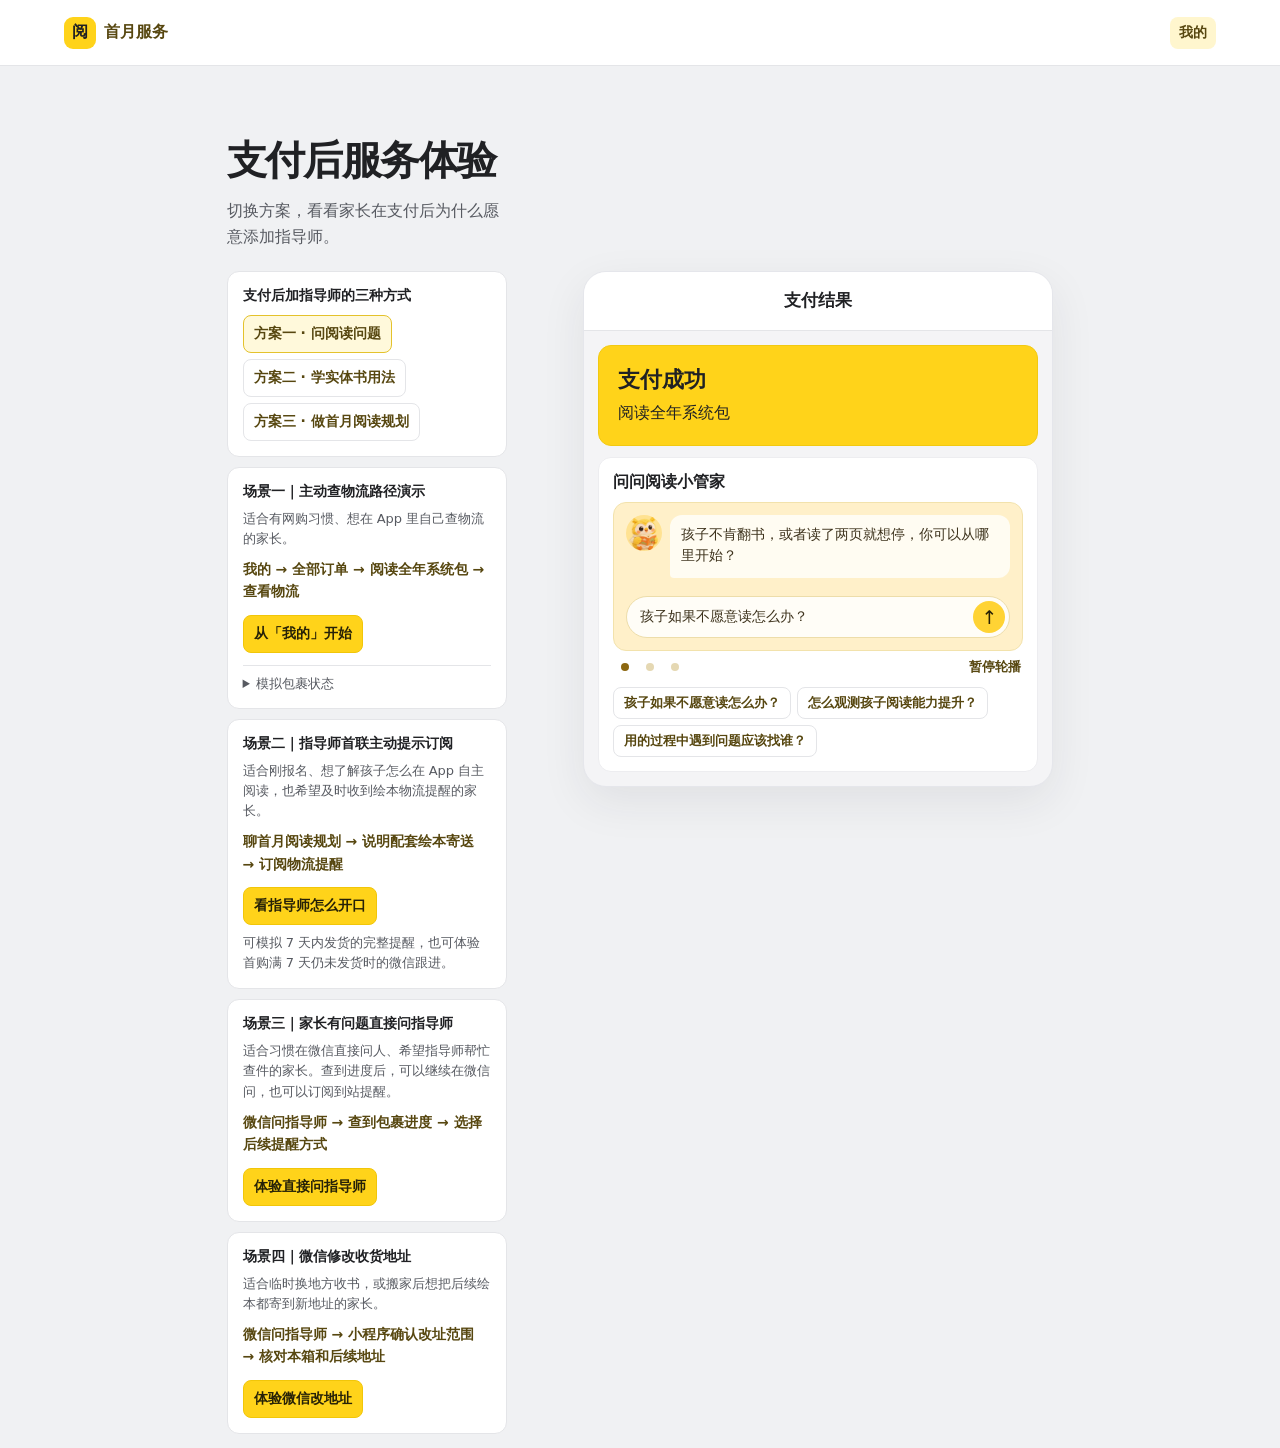
<file: index.html>
<!doctype html>
<html lang="zh-CN">
<head>
  <meta charset="utf-8">
  <meta name="viewport" content="width=device-width, initial-scale=1">
  <meta http-equiv="refresh" content="0; url=simulator/order-app.html">
  <title>首月阅读服务体验优化</title>
</head>
<body>
  <p><a href="simulator/order-app.html">打开服务体验优化原型</a></p>
  <p><a href="workbench/index.html">打开阅读服务工作台</a></p>
</body>
</html>
</file>
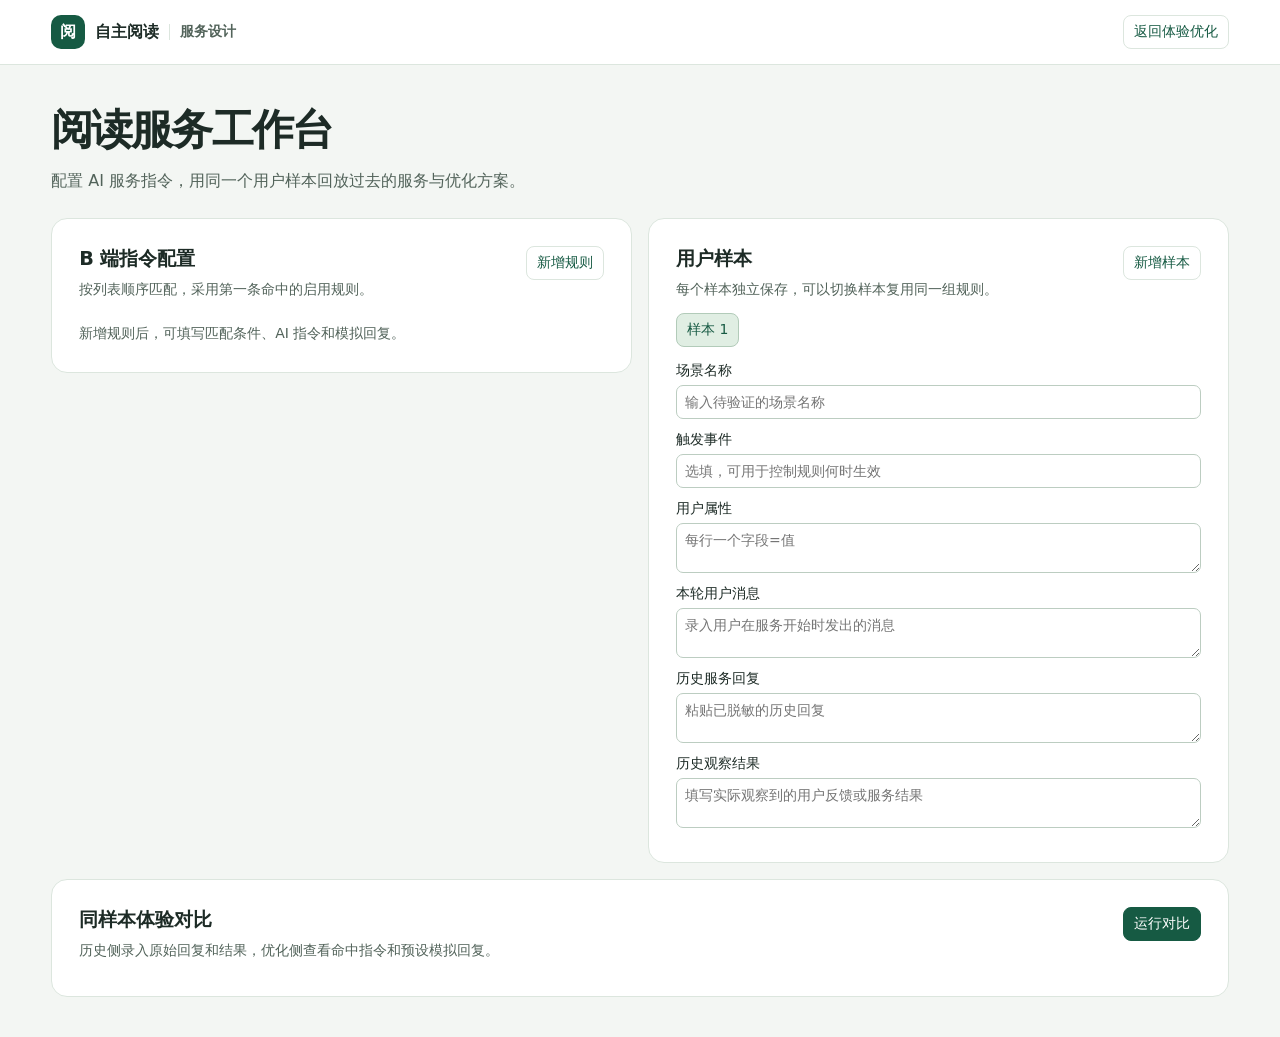
<file: workbench/index.html>
<!doctype html>
<html lang="zh-CN">
<head>
  <meta charset="utf-8">
  <meta name="viewport" content="width=device-width, initial-scale=1">
  <title>M1 阅读服务工作台</title>
  <link rel="stylesheet" href="../simulator/style.css">
  <link rel="stylesheet" href="workbench.css">

  <script defer src="engine.js"></script>
  <script defer src="workbench.js"></script>
</head>
<body>
  <header class="top"><div class="brand"><span class="brand-mark" aria-hidden="true">阅</span>自主阅读<span class="divider"></span><span class="brand-sub">服务设计</span></div><a class="secondary nav-link" href="../simulator/order-app.html">返回体验优化</a></header>
  <main class="workspace">
    <header class="intro"><h1>阅读服务工作台</h1><p>配置 AI 服务指令，用同一个用户样本回放过去的服务与优化方案。</p></header>
    <div class="work-grid">
      <section class="panel work-panel" aria-labelledby="rules-heading">
        <div class="section-head"><div><h2 id="rules-heading">B 端指令配置</h2><p>按列表顺序匹配，采用第一条命中的启用规则。</p></div><button id="add-rule" type="button" class="secondary">新增规则</button></div>
        <div id="rules" class="rules"></div>
      </section>
      <section class="panel work-panel" aria-labelledby="samples-heading">
        <div class="section-head"><div><h2 id="samples-heading">用户样本</h2><p>每个样本独立保存，可以切换样本复用同一组规则。</p></div><button id="add-sample" type="button" class="secondary">新增样本</button></div>
        <div id="samples" class="sample-picker" role="group" aria-label="切换用户样本"></div>
        <div id="fields" class="field-grid"></div>
        <p id="storage" class="hint" role="status"></p>
      </section>
      <section class="panel work-panel comparison" aria-labelledby="comparison-heading">
        <div class="section-head"><div><h2 id="comparison-heading">同样本体验对比</h2><p>历史侧录入原始回复和结果，优化侧查看命中指令和预设模拟回复。</p></div><button id="run" type="button" class="primary">运行对比</button></div>
        <p id="status" class="hint" role="status"></p>
        <div id="results" hidden>
          <p id="question" class="question"></p>
          <div class="comparison-grid">
            <article><h3>过去的体验</h3><p class="reply" id="past-reply"></p><p class="evidence" id="past-result"></p></article>
            <article><h3>优化后的体验</h3><p class="reply" id="new-reply"></p><p class="evidence" id="new-result"></p></article>
          </div>
          <details id="request"><summary>查看命中规则与待接入的 AI 请求</summary><p id="match"></p><pre id="payload"></pre></details>
        </div>
      </section>
    </div>
  </main>
</body>
</html>
</file>
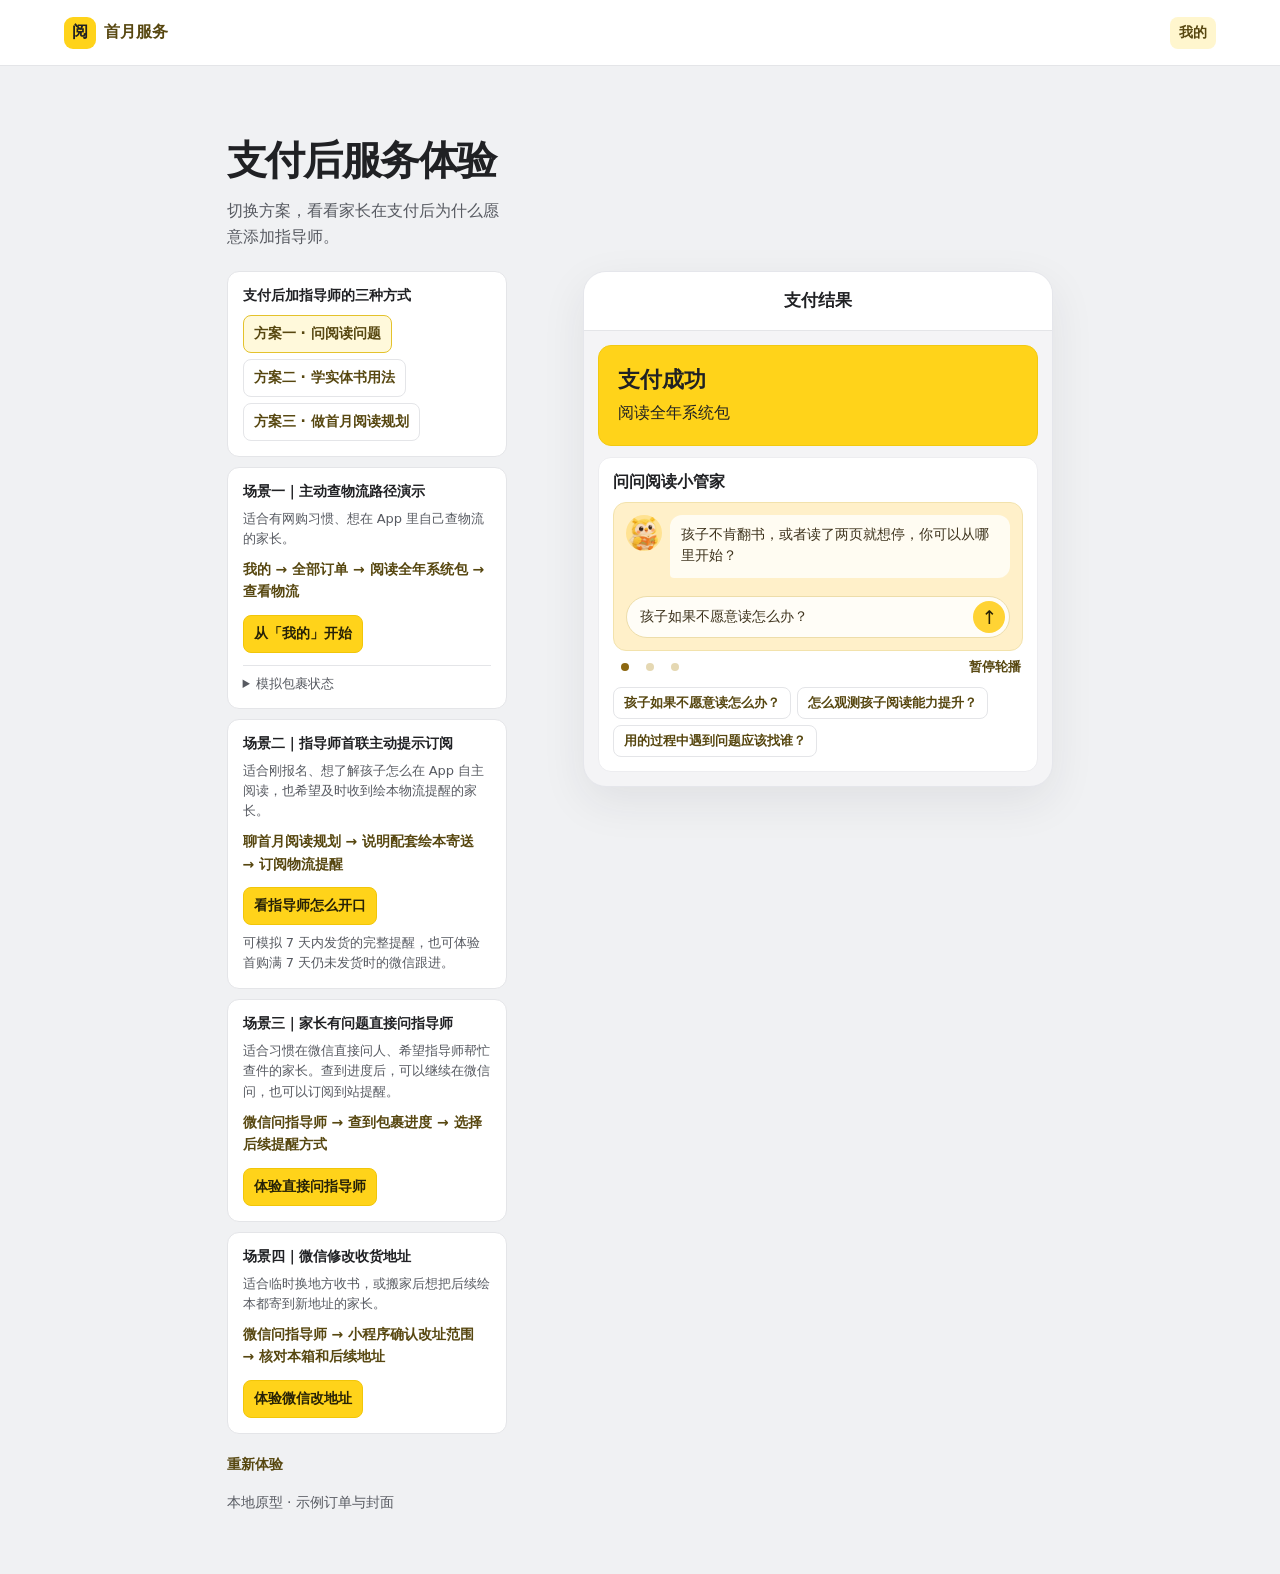
<file: simulator/order-app.html>
<!doctype html>
<html lang="zh-CN">
<head>
  <meta charset="utf-8">
  <meta name="viewport" content="width=device-width,initial-scale=1">
  <title>阅读 App · 支付后服务体验</title>
  <link rel="stylesheet" href="order-app.css">
  <script defer src="shipment-engine.js"></script>
  <script defer src="order-app.js"></script>
</head>
<body>
  <header class="desk-header">
    <a class="wordmark" href="order-app.html"><span aria-hidden="true">阅</span> 首月服务</a>
    <nav aria-label="原型导航">
      <button id="profile-entry" class="plain" type="button">我的</button>

    </nav>
  </header>
  <main class="desk">
    <header class="desk-intro">
      <h1>支付后服务体验</h1>
      <p>切换方案，看看家长在支付后为什么愿意添加指导师。</p>
    </header>
    <aside class="desk-sidebar">
      <div class="control-card variant-control">
        <h2>支付后加指导师的三种方式</h2>
        <div id="teacher-variants" role="group" aria-label="切换添加指导师的方式"></div>
      </div>
      <div class="control-card">
        <h2>场景一｜主动查物流路径演示</h2>
        <p class="logistics-demo-note">适合有网购习惯、想在 App 里自己查物流的家长。</p>
        <p class="logistics-demo-path">我的 → 全部订单 → 阅读全年系统包 → 查看物流</p>
        <button id="start-logistics-demo" class="primary" type="button">从「我的」开始</button>
        <details class="logistics-demo-controls">
          <summary>模拟包裹状态</summary>
          <div id="test-states" role="group" aria-label="模拟包裹状态"></div>
          <p id="logistics-demo-result" class="logistics-demo-note" role="status"></p>
          <div id="wechat-notices" class="wechat-notices" role="log" aria-label="指导师微信模拟消息" hidden></div>
        </details>
      </div>
      <div class="control-card logistics-scenario">
        <h2>场景二｜指导师首联主动提示订阅</h2>
        <p class="logistics-demo-note">适合刚报名、想了解孩子怎么在 App 自主阅读，也希望及时收到绘本物流提醒的家长。</p>
        <p class="logistics-demo-path">聊首月阅读规划 → 说明配套绘本寄送 → 订阅物流提醒</p>
        <a class="primary logistics-demo-link" id="start-first-contact" href="shipment.html" aria-controls="scenario-preview">看指导师怎么开口</a>
        <p class="logistics-demo-note">可模拟 7 天内发货的完整提醒，也可体验首购满 7 天仍未发货时的微信跟进。</p>
      </div>
      <div class="control-card logistics-scenario">
        <h2>场景三｜家长有问题直接问指导师</h2>
        <p class="logistics-demo-note">适合习惯在微信直接问人、希望指导师帮忙查件的家长。查到进度后，可以继续在微信问，也可以订阅到站提醒。</p>
        <p class="logistics-demo-path">微信问指导师 → 查到包裹进度 → 选择后续提醒方式</p>
        <a class="primary logistics-demo-link" id="start-ask-teacher" href="shipment-help.html" aria-controls="scenario-preview">体验直接问指导师</a>
      </div>
      <div class="control-card logistics-scenario">
        <h2>场景四｜微信修改收货地址</h2>
        <p class="logistics-demo-note">适合临时换地方收书，或搬家后想把后续绘本都寄到新地址的家长。</p>
        <p class="logistics-demo-path">微信问指导师 → 小程序确认改址范围 → 核对本箱和后续地址</p>
        <a class="primary logistics-demo-link" id="start-change-address" href="shipment-address.html" aria-controls="scenario-preview">体验微信改地址</a>
      </div>
      <button id="restart" class="plain" type="button">重新体验</button>
      <p class="desk-note">本地原型 · 示例订单与封面</p>
    </aside>
    <section class="phone" id="phone" aria-label="阅读 App 演示">
      <header class="phone-header">
        <button id="back" class="icon-button" type="button" aria-label="返回上一页" hidden>‹</button>
        <h2 id="screen-title" tabindex="-1"></h2>
      </header>
      <div id="screen"></div>
      <div id="scenario-preview" hidden></div>
      <div id="chat-shortcuts" class="chat-shortcuts" role="group" aria-label="物流服务" hidden></div>
      <div id="announcement" class="sr-only" role="status"></div>
    </section>
  </main>
  <dialog id="dialog" aria-labelledby="dialog-title">
    <header><h2 id="dialog-title"></h2><button id="close-dialog" class="icon-button" type="button" aria-label="关闭">×</button></header>
    <div id="dialog-body"></div>
  </dialog>
</body>
</html>
</file>
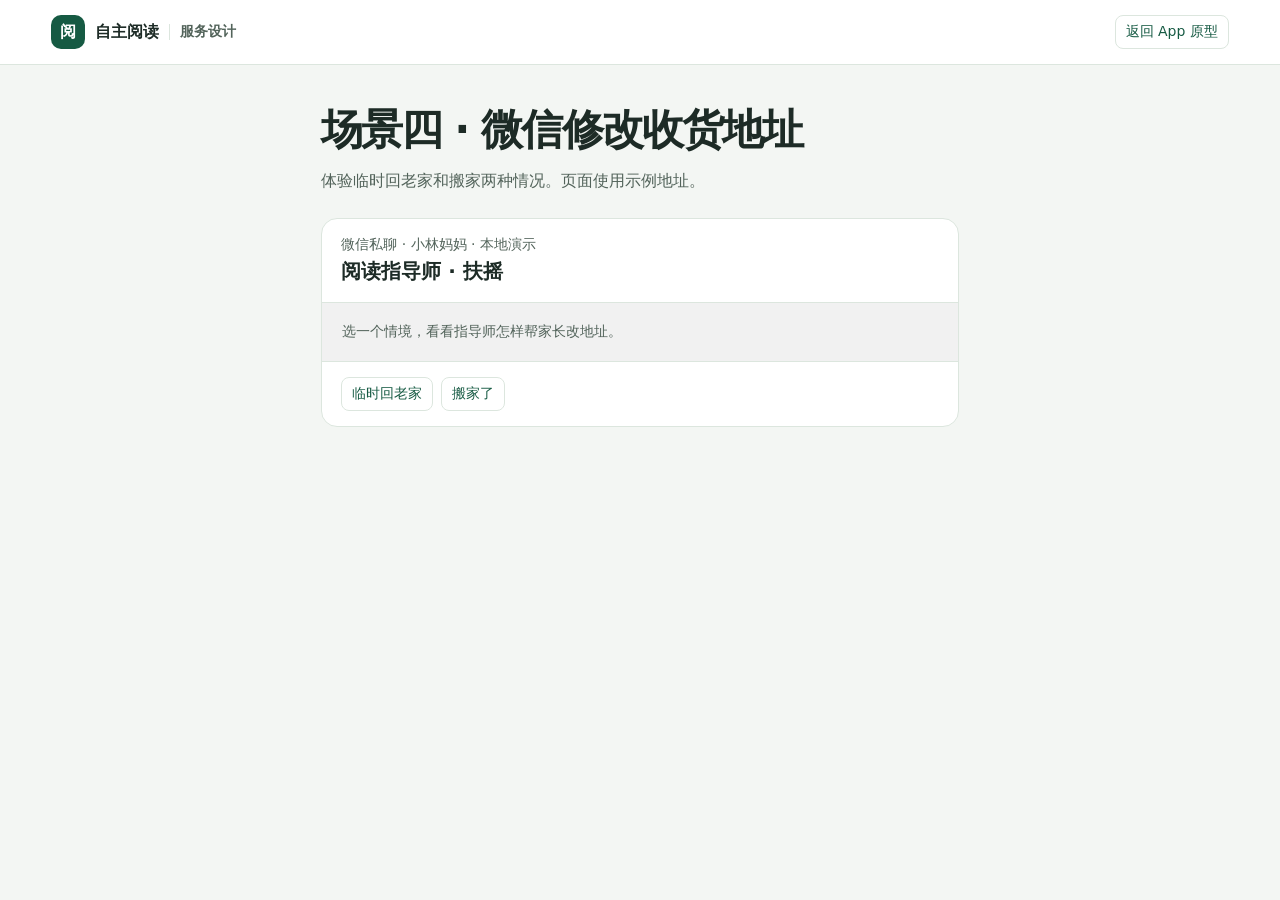
<file: simulator/shipment-address.html>
<!doctype html>
<html lang="zh-CN">
<head>
  <meta charset="utf-8">
  <meta name="viewport" content="width=device-width, initial-scale=1">
  <title>场景四 · 微信修改收货地址</title>
  <link rel="stylesheet" href="style.css">
  <script defer src="shipment-engine.js"></script>
  <script defer src="shipment-view.js"></script>
  <script defer src="shipment-address.js"></script>
</head>
<body>
  <header class="top">
    <div class="brand"><span class="brand-mark" aria-hidden="true">阅</span>自主阅读<span class="divider"></span><span class="brand-sub">服务设计</span></div>
    <a class="secondary nav-link" href="order-app.html">返回 App 原型</a>
  </header>
  <main class="workspace shipment-workspace">
    <header class="intro">
      <h1>场景四 · 微信修改收货地址</h1>
      <p>体验临时回老家和搬家两种情况。页面使用示例地址。</p>
    </header>
    <section class="panel conversation shipment-wechat" aria-labelledby="address-heading">
      <header class="conversation-head"><div><p class="eyebrow">微信私聊 · 小林妈妈 · 本地演示</p><h2 id="address-heading">阅读指导师 · 扶摇</h2></div></header>
      <div class="chat" id="wechat-chat" role="log" aria-label="微信改址对话"></div>
      <footer class="actions shipment-help-actions">
        <button class="secondary" type="button" id="temporary">临时回老家</button>
        <button class="secondary" type="button" id="ongoing">搬家了</button>
        <button class="primary" type="button" id="verify-shipment" hidden></button>
      </footer>
    </section>
    <dialog id="address-card" class="shipment-dialog" aria-labelledby="address-card-title">
      <header><h2 id="address-card-title">修改收货地址</h2><form method="dialog"><button class="secondary">关闭</button></form></header>
      <form id="address-form">
        <p id="address-order" class="eyebrow"></p>
        <fieldset>
          <legend>修改范围</legend>
          <label><input type="radio" name="scope" id="scope-temporary" value="temporary" required> 只改这一箱</label>
          <label><input type="radio" name="scope" id="scope-ongoing" value="ongoing"> 后续都寄新地址</label>
        </fieldset>
        <p id="address-status" class="eyebrow"></p>
        <p id="new-address" class="eyebrow"></p>
        <dl id="address-preview" class="outcome address-receipt" aria-label="保存后的收货地址" aria-live="polite"></dl>
        <button class="primary address-submit" type="submit">确认改地址</button>
      </form>
    </dialog>
  </main>
</body>
</html>
</file>
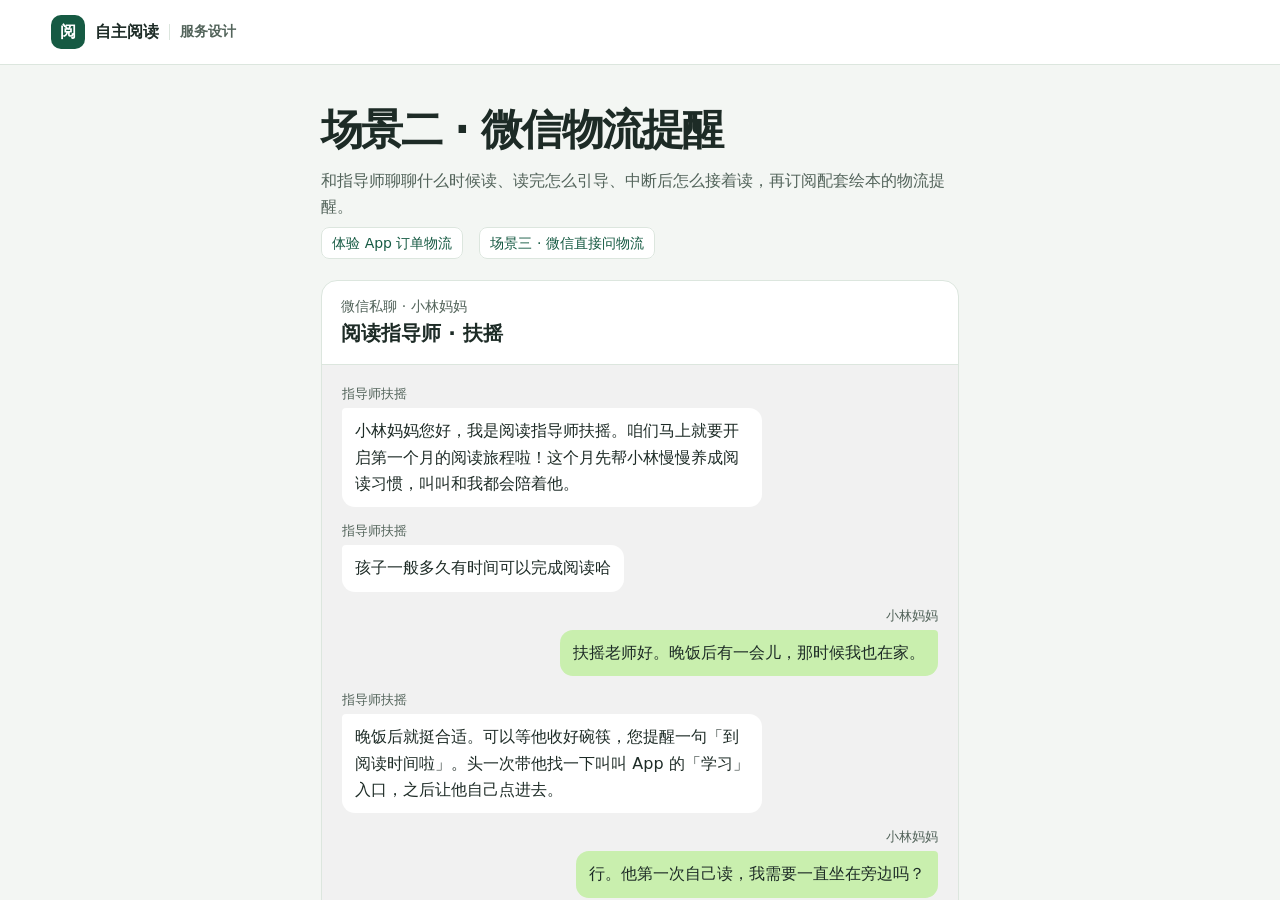
<file: simulator/shipment-delay.html>
<!doctype html>
<html lang="zh-CN">
<head>
  <meta charset="utf-8">
  <meta name="viewport" content="width=device-width, initial-scale=1">
  <meta http-equiv="refresh" content="0; url=shipment.html">
  <title>场景二 · 微信物流提醒</title>
</head>
<body>
  <p>未发货提醒已并入<a href="shipment.html">场景二的微信物流演示</a>。</p>
</body>
</html>
</file>
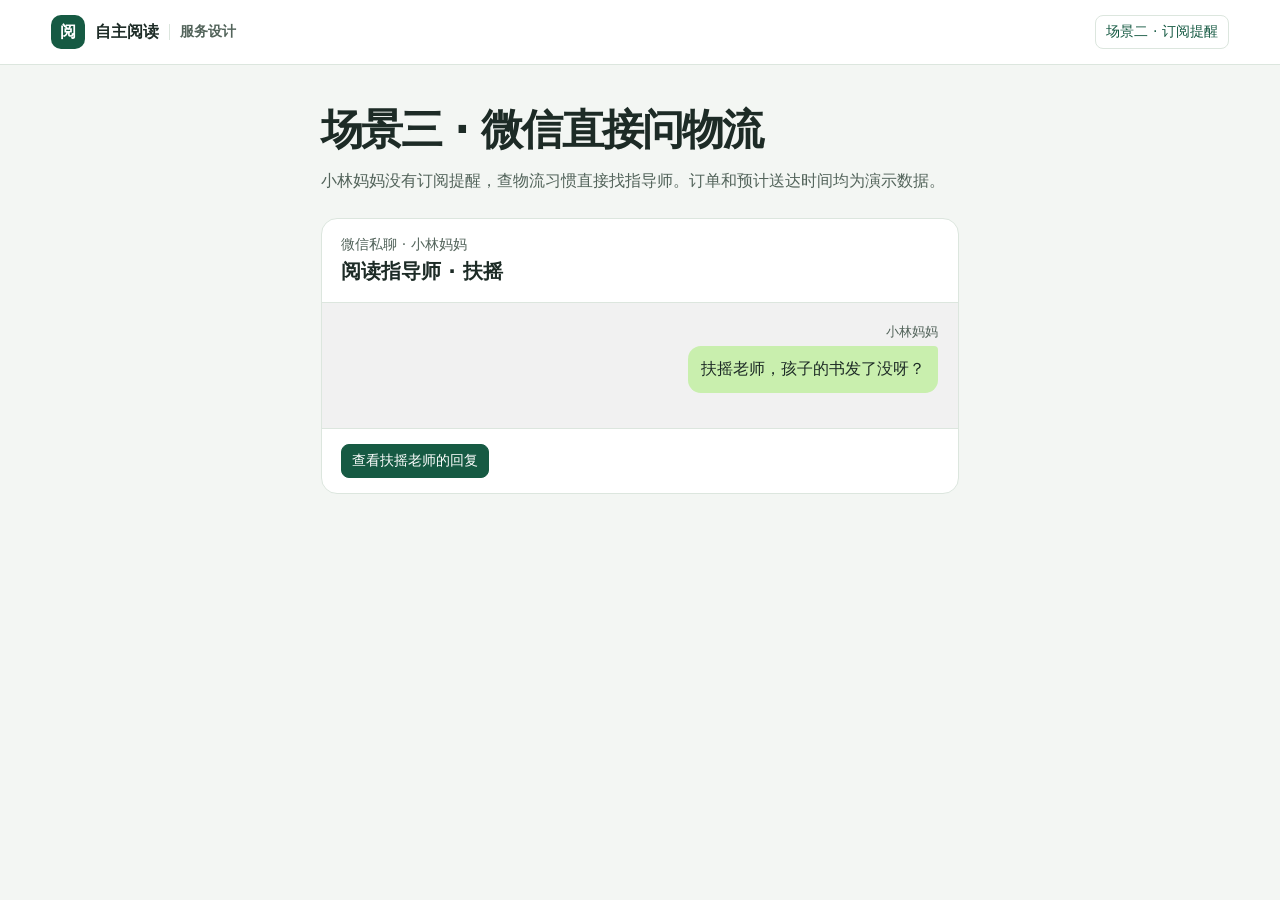
<file: simulator/shipment-help.html>
<!doctype html>
<html lang="zh-CN">
<head>
  <meta charset="utf-8">
  <meta name="viewport" content="width=device-width, initial-scale=1">
  <title>场景三 · 微信直接问物流</title>
  <link rel="stylesheet" href="style.css">
  <script defer src="shipment-engine.js"></script>
  <script defer src="shipment-view.js"></script>
  <script defer src="shipment-help.js"></script>
</head>
<body>
  <header class="top">
    <div class="brand"><span class="brand-mark" aria-hidden="true">阅</span>自主阅读<span class="divider"></span><span class="brand-sub">服务设计</span></div>
    <a class="secondary nav-link" href="shipment.html">场景二 · 订阅提醒</a>
  </header>
  <main class="workspace shipment-workspace">
    <header class="intro">
      <h1>场景三 · 微信直接问物流</h1>
      <p>小林妈妈没有订阅提醒，查物流习惯直接找指导师。订单和预计送达时间均为演示数据。</p>
    </header>
    <section class="panel conversation shipment-wechat" aria-labelledby="help-heading">
      <header class="conversation-head"><div><p class="eyebrow">微信私聊 · 小林妈妈</p><h2 id="help-heading">阅读指导师 · 扶摇</h2></div></header>
      <div class="chat" id="wechat-chat" role="log" aria-label="微信查件对话">
        <div class="message parent"><span class="speaker">小林妈妈</span><p class="bubble" id="first-question">扶摇老师，孩子的书发了没呀？</p></div>
        <div id="first-responses" hidden>
          <div class="message"><span class="speaker">指导师扶摇</span><p class="bubble" id="first-reply"></p></div>
          <div class="message"><span class="speaker">指导师扶摇</span><p class="bubble">您平时要是顾不上查，点一下订阅，书到驿站微信会提醒您。您想起来直接问我也行，发我一句，我帮您查。</p></div>
        </div>
        <div class="message parent" id="declined" hidden><span class="speaker">小林妈妈</span><p class="bubble">那我先不订了哈，有事儿我再来问您。</p></div>
        <p class="app-update shipment-subscription-confirmation" id="confirmed" hidden>已订阅物流提醒</p>
        <div id="second-exchange" hidden>
          <div class="message parent"><span class="speaker">小林妈妈</span><p class="bubble">扶摇老师，书今天到了吗？我一会儿下班，能顺路取吗？</p></div>
          <div class="message"><span class="speaker">指导师扶摇</span><p class="bubble" id="second-reply"></p></div>
        </div>
        <div id="notifications" role="log" aria-label="小程序物流通知"></div>
      </div>
      <footer class="actions shipment-help-actions">
        <button class="primary" id="show-reply" type="button">查看扶摇老师的回复</button>
        <button class="secondary" id="subscribe-logistics" type="button" hidden>订阅物流提醒</button>
        <button class="secondary" id="decline-subscription" type="button" hidden>暂不订阅</button>
        <button class="secondary" id="arrive" type="button" hidden></button>
        <button class="secondary" id="replay" type="button" hidden>重新体验</button>
      </footer>
    </section>
    <dialog id="logistics-card" class="shipment-dialog" aria-labelledby="card-title">
      <header><h2 id="card-title"></h2><form method="dialog"><button class="secondary">关闭</button></form></header>
      <div id="card-content"></div>
    </dialog>
  </main>
</body>
</html>
</file>
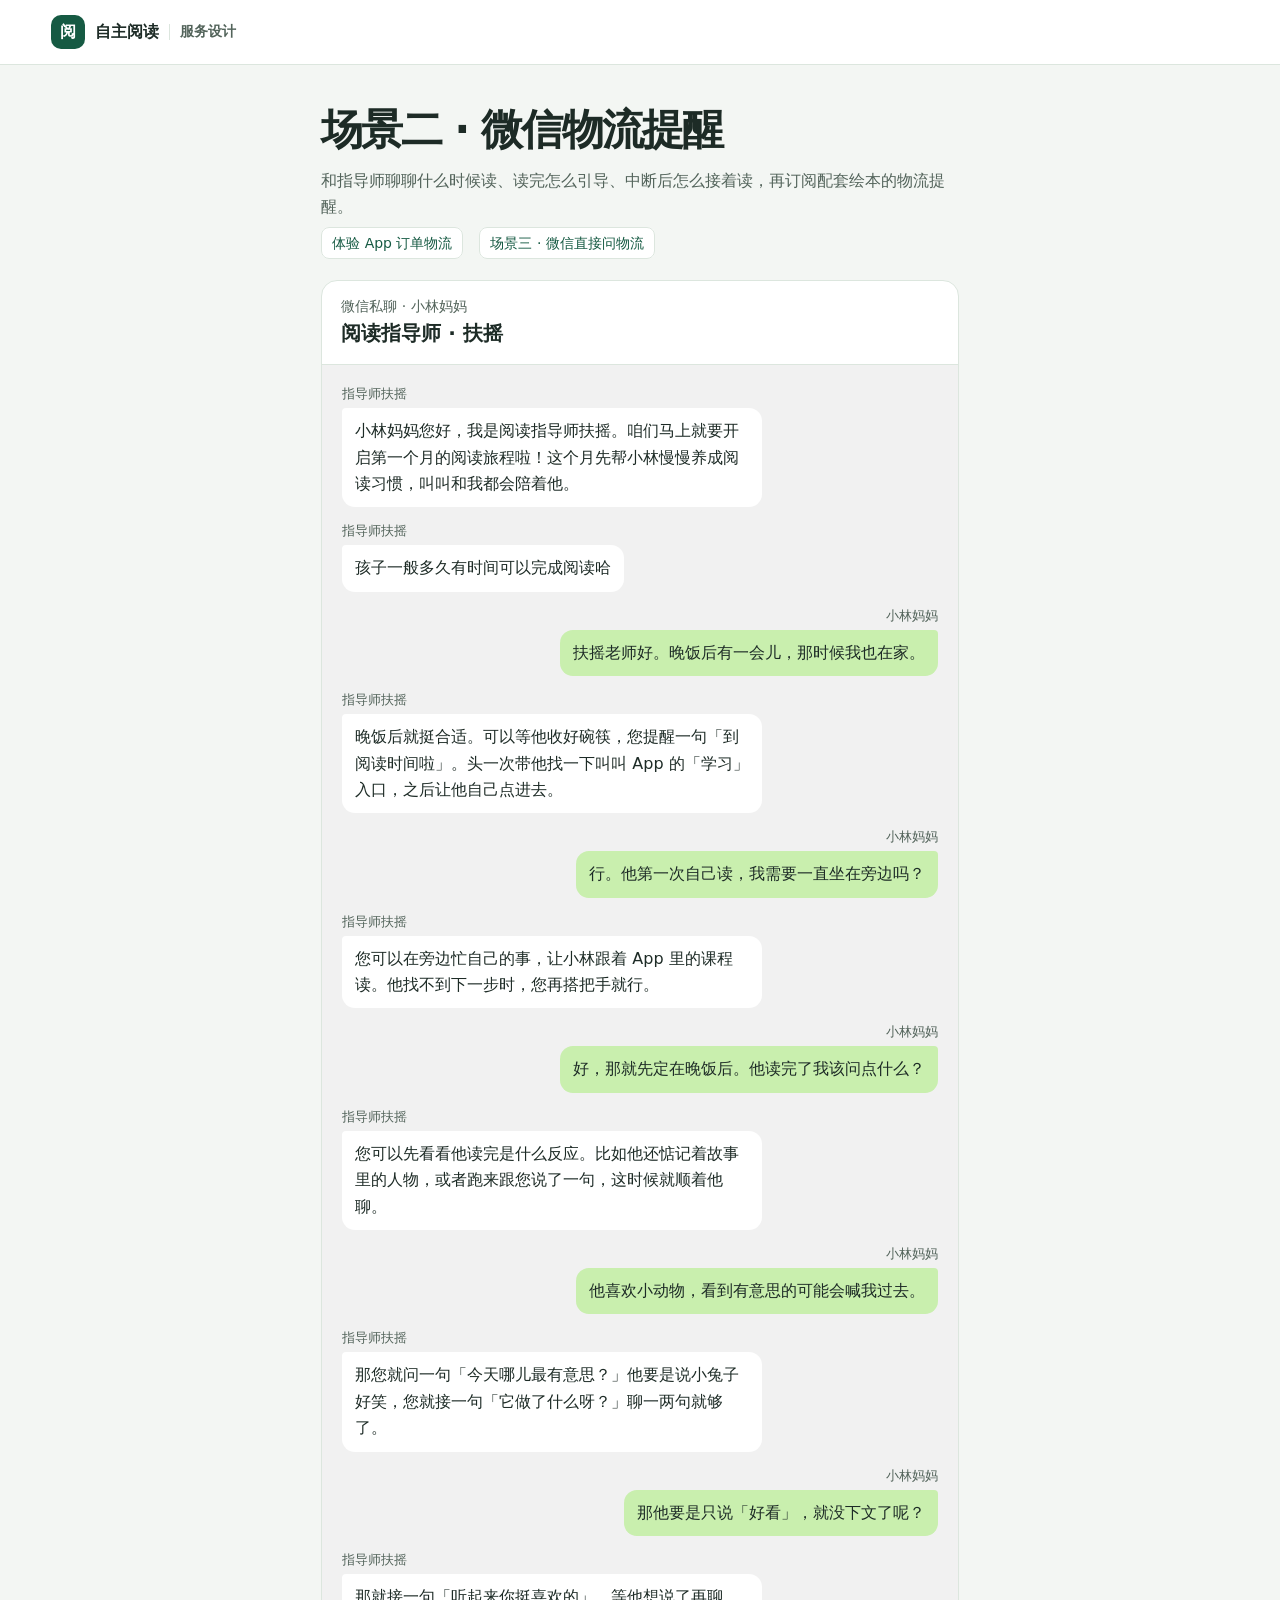
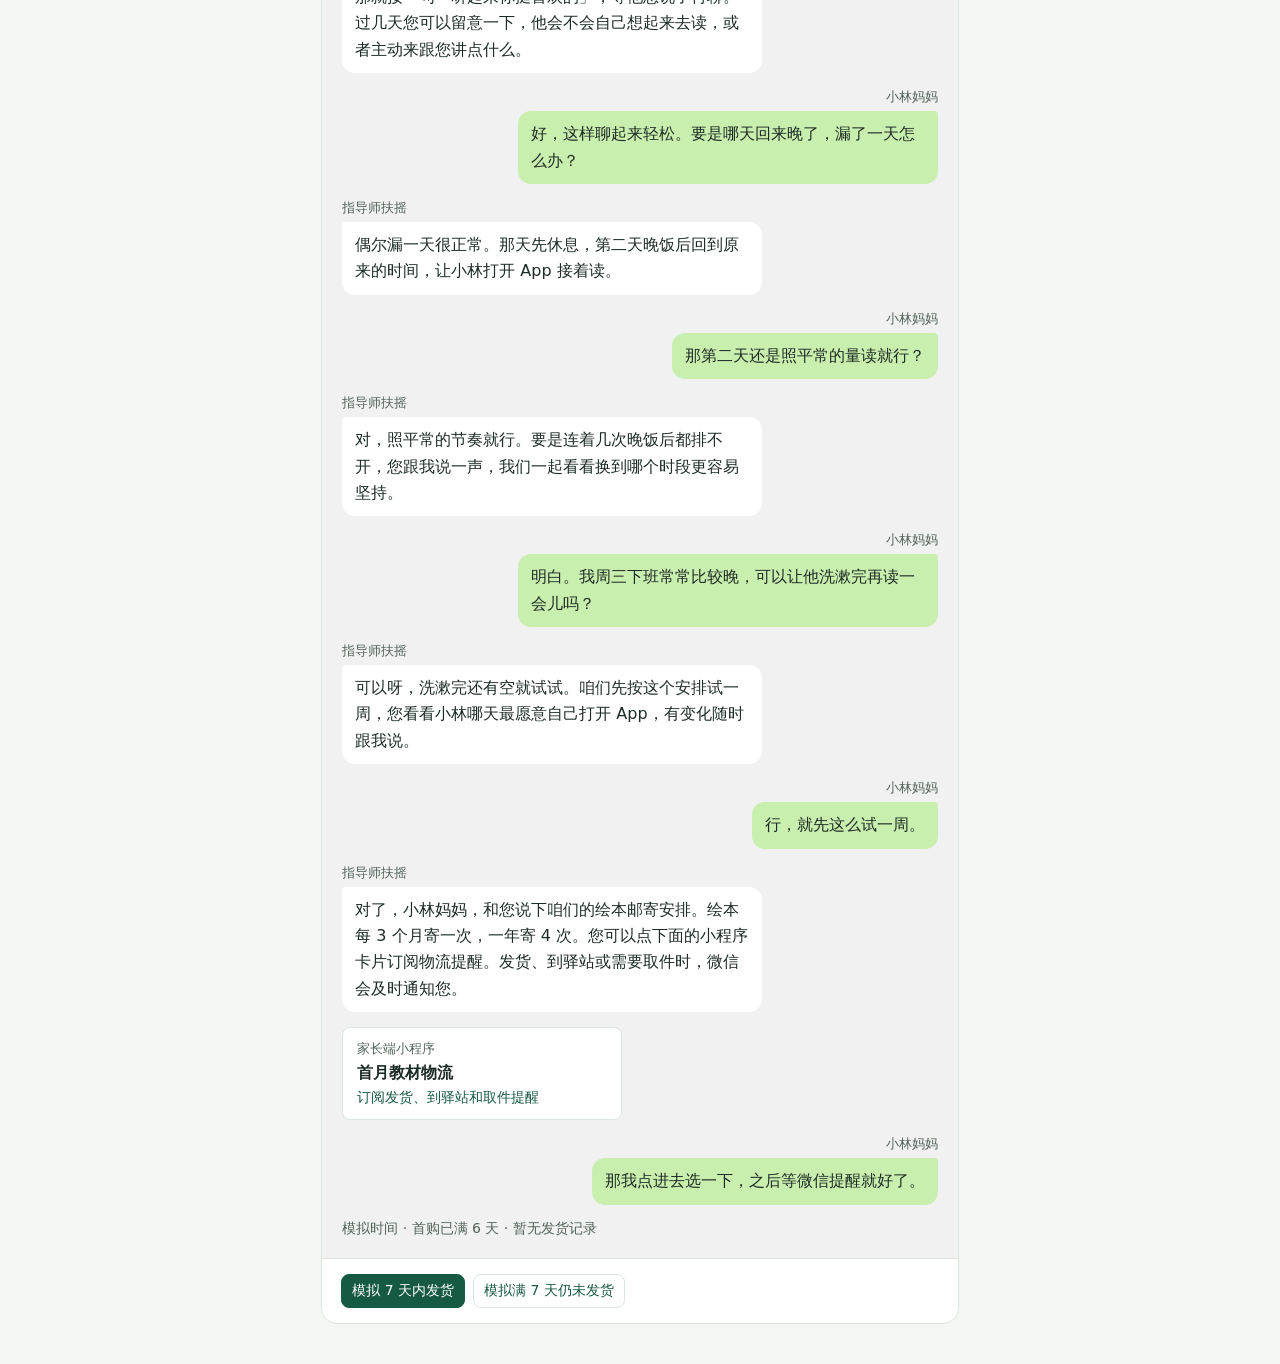
<file: simulator/shipment.html>
<!doctype html>
<html lang="zh-CN">
<head>
  <meta charset="utf-8">
  <meta name="viewport" content="width=device-width, initial-scale=1">
  <title>首月主动物流提醒</title>
  <link rel="stylesheet" href="style.css">
  <script defer src="shipment-engine.js"></script>
  <script defer src="shipment-view.js"></script>
  <script defer src="shipment.js"></script>
</head>
<body>
  <header class="top">
    <div class="brand"><span class="brand-mark" aria-hidden="true">阅</span>自主阅读<span class="divider"></span><span class="brand-sub">服务设计</span></div>

  </header>
  <main class="workspace shipment-workspace">
    <header class="intro">
      <h1>场景二 · 微信物流提醒</h1>
      <p>和指导师聊聊什么时候读、读完怎么引导、中断后怎么接着读，再订阅配套绘本的物流提醒。</p>
      <p><a class="secondary nav-link" href="order-app.html">体验 App 订单物流</a>　<a class="secondary nav-link" href="shipment-help.html">场景三 · 微信直接问物流</a></p>
    </header>
    <section class="panel conversation shipment-wechat" aria-labelledby="notification-heading">
      <header class="conversation-head"><div><p class="eyebrow">微信私聊 · 小林妈妈</p><h2 id="notification-heading">阅读指导师 · 扶摇</h2></div></header>
      <div class="chat" id="wechat-chat">
        <div id="invitation" role="log" aria-label="指导师首联对话"></div>
        <p id="delay-status" class="eyebrow" role="status"></p>
        <div id="delay-notifications" role="log" aria-label="指导师发货进度说明"></div>
        <div id="notifications" role="log" aria-label="小程序物流通知"></div>
        <div id="after-sales" role="log" aria-label="教材售后微信对话"></div>
      </div>
      <footer class="actions shipment-help-actions">
        <button id="advance" class="primary" type="button"></button>
        <button id="simulate-delay" class="secondary" type="button" hidden>模拟满 7 天仍未发货</button>
        <button id="replacement-update" class="secondary" type="button" hidden>模拟补寄发货</button>
        <button id="replay" class="secondary" type="button" hidden>重新体验</button>
      </footer>
    </section>
    <dialog id="logistics-card" class="shipment-dialog" aria-labelledby="card-title">
      <header><h2 id="card-title"></h2><form method="dialog"><button class="secondary">关闭</button></form></header>
      <div id="card-content"></div>
      <form id="subscription" hidden>
        <fieldset><legend>选择希望接收的提醒</legend>
          <label><input type="checkbox" name="topic" value="shipped" checked> 已发货</label>
          <label><input type="checkbox" name="topic" value="arrived" checked> 已到驿站</label>
          <label><input type="checkbox" name="topic" value="reminder" checked> 提醒取件</label>
        </fieldset>
        <p id="subscription-error" role="alert" hidden>请至少选择一项提醒。</p>
        <button class="primary" type="submit">允许订阅</button>
      </form>
    </dialog>
  </main>
</body>
</html>
</file>
<file: simulator/style.css>
:root {
  color-scheme: light;
  font-family: "PingFang SC", "Microsoft YaHei", system-ui, sans-serif;
  color: #1d2b26;
  background: #f3f6f3;
  --muted: #52635a;
  --line: #dce6de;
  --green: #165a43;
}
* { box-sizing: border-box; }
body { margin: 0; }
button { font: inherit; cursor: pointer; }
button:focus-visible { outline: 2px solid var(--green); outline-offset: 3px; }
.top {
  display: flex; justify-content: space-between; align-items: center; gap: 16px;
  padding: 15px clamp(16px, 4vw, 62px); background: #fff; border-bottom: 1px solid var(--line);
}
.brand { display: flex; align-items: center; gap: 10px; font-weight: 700; }
.brand-mark, .scenario-icon { display: grid; place-items: center; flex: 0 0 auto; }
.brand-mark { width: 34px; height: 34px; border-radius: 10px; background: var(--green); color: white; }
.divider { width: 1px; height: 16px; background: var(--line); }
.brand-sub, .mode { color: var(--muted); font-size: .875rem; }
.mode { padding: 5px 9px; border: 1px solid var(--line); border-radius: 7px; white-space: nowrap; }
.workspace { margin: 0 auto; max-width: 1440px; padding: 0 clamp(16px, 4vw, 62px) 40px; }
.intro { margin: 36px 0 24px; }
h1, h2, h3, p { margin: 0; }
h1 { font-size: clamp(1.75rem, 3.7vw, 2.65rem); letter-spacing: -.045em; }
.intro p { margin-top: 9px; color: var(--muted); line-height: 1.65; }
.layout { display: grid; grid-template-columns: minmax(188px, .85fr) minmax(0, 2.2fr) minmax(224px, 1fr); gap: 16px; align-items: start; }
.panel { border: 1px solid var(--line); border-radius: 16px; background: white; }
.scenarios, .details { padding: 18px; }
h2 { font-size: 1.07rem; }
.scenarios > p { margin: 7px 0 15px; font-size: .8125rem; color: var(--muted); }
.scenario {
  display: flex; align-items: center; gap: 10px; width: 100%; text-align: left; padding: 9px 7px;
  margin-top: 4px; background: transparent; border: 1px solid transparent; border-radius: 10px; color: inherit;
}
.scenario:hover, .scenario.is-selected { background: #edf5ef; border-color: #d6e6da; }
.scenario-icon { width: 31px; height: 31px; border-radius: 8px; background: #e4eee7; color: var(--green); }
.scenario.is-selected .scenario-icon { background: var(--green); color: white; }
.scenario-copy { display: grid; gap: 3px; }
.scenario strong { font-size: .9rem; }
.scenario small { color: var(--muted); font-size: .8125rem; }
.conversation { min-width: 0; overflow: hidden; }
.conversation-head { display: flex; align-items: center; justify-content: space-between; gap: 12px; padding: 17px 19px; }
.conversation-head h2 { margin-top: 4px; font-size: 1.25rem; }
.eyebrow, .control-label { font-size: .875rem; color: var(--muted); }
.chat { padding: 20px; background: #f0f4f0; border-block: 1px solid var(--line); }
.message { display: grid; gap: 5px; justify-items: start; margin-bottom: 15px; }
.message.parent { justify-items: end; }
.speaker { color: var(--muted); font-size: .8125rem; }
.bubble { max-width: min(90%, 420px); padding: 10px 13px; border-radius: 4px 13px 13px; background: white; line-height: 1.65; overflow-wrap: anywhere; }
.parent .bubble { background: #d6ebdb; border-radius: 13px 4px 13px 13px; }
.app-update { padding: 7px 10px; background: #e0ebe3; border-radius: 7px; font-size: .875rem; text-align: center; color: var(--green); }
.actions { display: flex; flex-wrap: wrap; gap: 8px; padding: 15px 19px; align-items: center; }
.control-label { flex-basis: 100%; }
.control-label:not(:first-child) { margin-top: 5px; }
.primary, .secondary { border: 1px solid var(--line); border-radius: 8px; padding: 7px 10px; font-size: .875rem; }
.primary { background: var(--green); color: white; border-color: var(--green); }
.primary:hover { background: #104733; }
.secondary { background: white; color: var(--green); }
.secondary:hover { background: #edf5ef; }
.inspector { display: grid; gap: 16px; }
.details h3 { font-size: .875rem; margin: 17px 0 7px; }
.promise { margin-top: 9px; font-size: .9rem; line-height: 1.6; }
dl { display: grid; grid-template-columns: auto 1fr; gap: 7px 10px; margin: 0; font-size: .875rem; }
dt { color: var(--muted); }
dd { margin: 0; }
.outcome { color: var(--green); background: #eaf4ed; border-radius: 8px; padding: 8px 10px; font-size: .875rem; }
.events { margin: 10px 0 0; padding-left: 19px; font-size: .875rem; line-height: 1.6; }
.events li + li { margin-top: 5px; }
@media (max-width: 920px) {
  .layout { grid-template-columns: minmax(160px, 1fr) minmax(0, 2.5fr); }
  .inspector { grid-column: 1 / -1; grid-template-columns: 1fr 1fr; }
}
@media (max-width: 590px) {
  .intro { margin-top: 24px; }
  .layout, .inspector { grid-template-columns: minmax(0, 1fr); }
  .chat { padding: 14px; }
  .brand-sub, .divider { display: none; }
}
.nav-link { text-decoration: none; white-space: nowrap; }
.primary:disabled { opacity: .6; cursor: default; }
.bubble, .voices blockquote { white-space: pre-wrap; }
.voices { list-style: none; margin: 10px 0 0; padding: 0; }
.voices li { padding: 8px 0; border-top: 1px solid var(--line); }
.voices blockquote { margin: 0; line-height: 1.6; overflow-wrap: anywhere; }
.voices small { color: var(--muted); }
.logistics-layout { display: grid; grid-template-columns: minmax(190px, 28%) minmax(0, 1fr); gap: 16px; align-items: start; }
.logistics-layout #scope-note { margin-top: 7px; line-height: 1.55; }
.logistics-layout [aria-pressed="true"].secondary { background: #e0eee3; border-color: #b2cbb9; }
.logistics-layout #cases[hidden] { display: none; }
.logistics-layout nav { margin-top: 10px; }
.logistics-layout .scenario { font-size: .9rem; }
.logistics-layout #cases button { white-space: normal; text-align: left; overflow-wrap: anywhere; }
@media (max-width: 630px) { .logistics-layout { grid-template-columns: minmax(0, 1fr); } }
#case-picker[hidden] { display: none; }
#case-picker [aria-pressed="true"] { background: #e0eee3; border-color: #b2cbb9; }

.scenario-chevron { width: 8px; height: 8px; margin: -4px 4px 0 auto; flex: 0 0 auto; border-right: 2px solid currentColor; border-bottom: 2px solid currentColor; transform: rotate(45deg); color: var(--green); }
.scenario[aria-expanded="true"] .scenario-chevron { transform: rotate(225deg); margin-top: 4px; }
.subscenarios { margin: 3px 0 9px 20px; padding-left: 8px; border-left: 1px solid var(--line); }
.subscenario { display: flex; align-items: baseline; justify-content: space-between; gap: 3px 8px; width: 100%; padding: 7px 6px; border: 0; border-radius: 6px; background: transparent; color: inherit; text-align: left; font-size: .875rem; }
.subscenario small { color: var(--muted); white-space: nowrap; }
.subscenario:hover, .subscenario[aria-pressed="true"] { color: var(--green); background: #edf5ef; }

.shipment-workspace { max-width: 740px; }
.shipment-help-actions [hidden], .shipment-wechat .message[hidden] { display: none; }
.shipment-wechat .chat { background: #f1f1f1; }
.shipment-wechat .parent .bubble { background: #c9efae; }
.wechat-program-card { display: grid; gap: 5px; width: min(280px, 100%); margin-bottom: 15px; padding: 12px 14px; text-align: left; }
.wechat-program-card strong { font-size: 1rem; color: #1d2b26; }
.shipment-followup { margin-top: 14px; }
.shipment-subscription-confirmation { width: fit-content; margin: 0 auto 12px; }
.shipment-wechat #notifications:not(:empty) { margin-top: 22px; }
.shipment-wechat #after-sales:not(:empty) { margin-top: 18px; }
#after-sales .app-update { margin-bottom: 12px; }
.shipment-dialog fieldset { display: grid; gap: 7px; margin: 12px 0; border: 1px solid var(--line); border-radius: 8px; padding: 8px 10px; }
.shipment-dialog legend, .shipment-dialog label { font-size: .875rem; }
.shipment-notice + .shipment-notice { margin-top: 12px; }
.shipment-notice h3 { width: fit-content; margin: 0 auto 7px; font-size: .8125rem; font-weight: 500; }
.shipment-notice .speaker { margin: 0 0 4px 2px; }
.shipment-notice .bubble { max-width: 100%; }
.shipment-notice button { margin: 8px 6px 0 0; }
.shipment-dialog { width: min(460px, calc(100% - 32px)); padding: 20px; border: 1px solid var(--line); border-radius: 14px; color: inherit; }
.shipment-dialog::backdrop { background: #17251d77; }
.shipment-dialog header { display: flex; justify-content: space-between; align-items: center; gap: 12px; margin-bottom: 12px; }
.shipment-dialog .outcome { margin-top: 8px; }
.shipment-dialog button { margin-right: 5px; }
.address-receipt { display: grid; grid-template-columns: minmax(0, 1fr) minmax(0, 1fr); gap: 6px 10px; margin: 10px 0; }
.address-submit { margin-top: 5px; }
#subscription-error { margin-bottom: 8px; color: #8c3328; font-size: .875rem; }
.shipment-books { display: grid; gap: 10px; list-style: none; margin: 10px 0; padding: 0; }
.shipment-books li { display: flex; align-items: center; gap: 12px; }
.shipment-books img { width: 58px; height: 70px; object-fit: cover; border-radius: 5px; }
.shipment-books strong { display: block; margin-bottom: 5px; }

.shipment-embedded,
.shipment-embedded body { height: 100%; background: #f1f1f1; }
.shipment-embedded .top,
.shipment-embedded .shipment-workspace > .intro { display: none; }
.shipment-embedded .shipment-workspace { height: 100%; max-width: none; padding: 0; }
.shipment-embedded .shipment-wechat { display: flex; flex-direction: column; height: 100%; border: 0; border-radius: 0; }
.shipment-embedded .shipment-wechat .conversation-head,
.shipment-embedded .shipment-wechat .actions { flex: 0 0 auto; padding: 12px 14px; }
.shipment-embedded .shipment-wechat .chat { flex: 1; min-height: 0; overflow-y: auto; overscroll-behavior: contain; padding: 14px; }
.shipment-embedded .shipment-dialog { max-height: calc(100vh - 24px); overflow-y: auto; }
.shipment-embedded .shipment-dialog fieldset { min-width: 0; }
</file>
<file: workbench/workbench.css>
.work-grid { display: grid; grid-template-columns: minmax(0, 1fr) minmax(0, 1fr); gap: 16px; align-items: start; }
.work-panel { min-width: 0; padding: clamp(16px, 2.5vw, 27px); }
.section-head, .rule-head { display: flex; align-items: start; justify-content: space-between; gap: 12px; }
.section-head h2 { font-size: 1.2rem; }
.section-head p, .hint { margin-top: 7px; color: var(--muted); font-size: .875rem; line-height: 1.55; }
.section-head button { flex: 0 0 auto; }
.rules, .field-grid { display: grid; gap: 12px; margin-top: 15px; }
.rule-card { display: grid; gap: 10px; border: 1px solid var(--line); border-radius: 10px; padding: 13px; background: #f8faf8; }
.field { display: grid; gap: 5px; font-size: .875rem; }
.field input, .field textarea { width: 100%; border: 1px solid #bccdc1; border-radius: 7px; background: white; color: inherit; font: inherit; padding: 8px; }
.field textarea { resize: vertical; }
.field input:focus-visible, .field textarea:focus-visible, summary:focus-visible { outline: 2px solid var(--green); outline-offset: 2px; }
.toggle { display: flex; align-items: center; gap: 6px; font-size: .875rem; }
.toggle input { width: 16px; height: 16px; accent-color: var(--green); }
.secondary:disabled { opacity: .5; cursor: default; }
.sample-picker { display: flex; gap: 7px; flex-wrap: wrap; margin-top: 12px; }
.sample-picker button { overflow-wrap: anywhere; }
.sample-picker [aria-pressed="true"] { background: #e0eee3; border-color: #b2cbb9; }
.comparison { grid-column: 1 / -1; }
.comparison-grid { display: grid; grid-template-columns: repeat(2, minmax(0, 1fr)); gap: 12px; }
.comparison-grid article { background: #f4f7f4; border: 1px solid var(--line); border-radius: 12px; padding: 15px; }
.comparison-grid article:last-child { background: #eaf5ee; }
.comparison-grid h3 { font-size: 1rem; }
.question, .reply, .evidence { white-space: pre-wrap; overflow-wrap: anywhere; line-height: 1.6; }
.question { margin: 14px 0; }
.reply, .evidence { margin-top: 8px; }
.evidence { font-size: .875rem; color: var(--muted); }
details { margin-top: 16px; }
details p { margin-top: 9px; overflow-wrap: anywhere; }
summary { cursor: pointer; color: var(--green); }
pre { white-space: pre-wrap; overflow-wrap: anywhere; background: #f4f7f4; padding: 12px; border-radius: 8px; }
@media (max-width: 650px) {
  .work-grid, .comparison-grid { grid-template-columns: minmax(0, 1fr); }
}
</file>
<file: simulator/order-app.css>
:root {
  font-family: "PingFang SC", "Microsoft YaHei", system-ui, sans-serif;
  color: #202124;
  background: #f0f1f3;
  --accent-ink: #574710;
  --ink: #202124;
  --muted: #575a61;
  --line: #e4e5e8;
  --yellow: #ffd31a;
}
* { box-sizing: border-box; }
body { margin: 0; }
button, input, textarea { font: inherit; }
button { cursor: pointer; }
button:focus-visible, a:focus-visible, input:focus-visible, textarea:focus-visible, summary:focus-visible { outline: 2px solid var(--accent-ink); outline-offset: 3px; }
[hidden] { display: none !important; }
h1, h2, h3, h4, p { margin: 0; }
.desk-header { min-height: 66px; display: flex; align-items: center; justify-content: space-between; gap: 10px; padding: 12px clamp(16px,5vw,72px); background: #ffffff; border-bottom: 1px solid var(--line); }
.desk-header a { color: var(--accent-ink); text-decoration: none; }
.desk-header a:hover { text-decoration: underline; }
.desk-header nav { display: flex; align-items: center; gap: clamp(10px,3vw,26px); flex-wrap: wrap; justify-content: end; font-size: .875rem; }
#profile-entry { min-height: 32px; padding: 4px 9px; border-radius: 8px; background: #fff6ce; }
#profile-entry[aria-current="page"] { background: var(--yellow); }
.wordmark { display: flex; align-items: center; gap: 8px; white-space: nowrap; font-weight: 700; }
.wordmark span { display: grid; place-items: center; width: 32px; height: 32px; border-radius: 9px; background: var(--yellow); color: var(--ink); }
.desk { margin: 0 auto; padding: 42px 24px; max-width: 1000px; display: grid; grid-template-columns: minmax(0,280px) minmax(0,470px); justify-content: center; align-items: start; column-gap: clamp(24px,6vw,78px); }
.desk-intro { padding-top: 25px; }
.desk-intro h1 { font-size: clamp(1.65rem,4vw,2.5rem); letter-spacing: -.04em; }
.desk-intro > p { line-height: 1.65; color: var(--muted); margin: 10px 0 20px; }
.desk-note { color: var(--muted); margin: 10px 0 20px; }
.control-card { background: #ffffff; border: 1px solid var(--line); padding: 15px; border-radius: 12px; }
.control-card h2, .desk-note { font-size: .875rem; }
.variant-control { margin-bottom: 10px; }
#test-states, #teacher-variants { margin-top: 10px; display: flex; flex-wrap: wrap; gap: 6px; }
.logistics-demo-note { margin-top: 8px; color: var(--muted); font-size: .8125rem; line-height: 1.55; }
.logistics-demo-path { margin-block: 9px 12px; color: var(--accent-ink); font-size: .875rem; font-weight: 600; line-height: 1.6; }
.logistics-scenario { margin-top: 10px; }
.logistics-demo-link { display: inline-flex; align-items: center; text-decoration: none; }
.logistics-demo-link[aria-current="true"] { box-shadow: inset 0 0 0 1px var(--accent-ink); }
.logistics-demo-controls { margin-top: 12px; padding-top: 9px; border-top: 1px solid var(--line); font-size: .8125rem; }
.logistics-demo-controls summary { cursor: pointer; color: var(--muted); }
.wechat-notices { display: grid; gap: 8px; margin-top: 10px; padding: 8px; border-radius: 9px; background: #f0f1f3; }
.wechat-notice { display: grid; gap: 3px; padding: 8px; border-radius: 7px; background: white; font-size: .8125rem; }
.wechat-notice span { color: var(--muted); font-size: .75rem; }
.wechat-notice p { white-space: pre-wrap; overflow-wrap: anywhere; line-height: 1.5; }
.desk-sidebar > .plain { margin-top: 12px; }
.phone { min-width: 0; width: 100%; border: 1px solid #e5e6eb; border-radius: 23px; overflow: hidden; background: #f4f4f6; box-shadow: 0 15px 45px #24253414; }
.phone-header { position: relative; display: grid; place-items: center; min-height: 59px; background: white; border-bottom: 1px solid var(--line); }
.phone-header h2 { font-size: 1.07rem; }
.phone-header .icon-button { position: absolute; inset: 8px auto 8px 12px; }
.scenario-frame { display: block; width: 100%; height: clamp(505px, 72dvh, 750px); border: 0; background: #f4f4f6; }
.icon-button { width: 42px; height: 42px; border: 0; border-radius: 8px; color: var(--ink); background: transparent; font-size: 1.6rem; line-height: 1; }
.icon-button:hover { background: #f1f2f5; }
#screen { min-height: 450px; padding: 14px; display: grid; align-content: start; gap: 11px; }
.hero, .card { border-radius: 13px; padding: 15px; background: white; border: 1px solid #ededf0; min-width: 0; }
.hero { padding: 19px; background: #ffd31a; border-color: #f2c911; }
.hero h3 { font-size: 1.35rem; margin-bottom: 7px; }
.hero p, .card p { line-height: 1.55; overflow-wrap: anywhere; }
.card h3 { font-size: 1rem; }
.card-heading, .between { display: flex; align-items: start; justify-content: space-between; gap: 10px; }
.card-heading > :first-child { min-width: 0; }
.subtle { color: var(--muted); font-size: .875rem; }
.card .subtle, .hero .subtle { margin-top: 5px; }
.status { padding: 3px 6px; border-radius: 5px; color: #594411; background: #fff0a8; font-size: .8125rem; white-space: nowrap; }
.action-row { display: flex; flex-wrap: wrap; align-items: center; gap: 8px; margin-top: 12px; }
.primary, .secondary, .plain, .chip { min-height: 38px; border: 1px solid var(--line); border-radius: 8px; padding: 7px 10px; font-weight: 600; font-size: .875rem; }
.primary { background: var(--yellow); color: #262107; border-color: #f1c609; }
.primary:hover { background: #f2c400; }
.secondary, .chip { color: var(--accent-ink); background: white; text-align: left; }
.phone .secondary { border-color: #efd350; }
.secondary:hover, .chip:hover, .chip[aria-pressed="true"] { background: #fff9db; border-color: #e4c22c; }
.plain { padding-inline: 0; border: none; color: var(--accent-ink); background: transparent; text-align: left; }
.plain:hover { text-decoration: underline; }
.wechat-preview { display: inline-flex; align-items: center; text-decoration: none; }
.enrollment-guide { padding: 17px; }
.enrollment-guide h3 { font-size: 1.13rem; }
.enrollment-guide p { margin-top: 6px; color: var(--muted); }
.enrollment-guide .primary { width: 100%; min-height: 45px; }
.enrollment-guide > .plain { margin-top: 4px; }
.enrollment-guide > .message { margin-top: 8px; }
.reading-plan-checklist { margin: 10px 0; padding-inline-start: 1.4em; line-height: 1.65; }
.reading-plan-checklist li + li { margin-top: 6px; }
.profile-tile, .profile-highlight, .profile-product, .profile-reward, button.order-entry, .order-filter {
  border: 0;
  border-radius: 10px;
  background: transparent;
  color: var(--ink);
}
.profile-highlights, .profile-tabs { display: grid; grid-template-columns: repeat(3, minmax(0, 1fr)); gap: 8px; }
.profile-highlights { padding: 10px; border-radius: 14px; background: #fff0c9; }
.profile-highlight { display: grid; justify-items: start; gap: 6px; min-height: 68px; padding: 9px; background: white; text-align: left; font-size: .88rem; }
.profile-services { display: grid; grid-template-columns: repeat(4, minmax(0, 1fr)); gap: 10px 4px; }
.profile-tile, .profile-current-tab { display: grid; justify-items: center; align-content: center; gap: 5px; min-height: 56px; padding: 3px; font-size: .8rem; }
.profile-icon { display: grid; place-items: center; width: 29px; height: 29px; border-radius: 8px; background: #fff1bd; font-size: 1.1rem; }
.profile-shop-heading { display: flex; flex-wrap: wrap; align-items: center; gap: 4px 8px; }
.profile-shop-heading .profile-points { margin-left: auto; }
.profile-products { display: grid; grid-auto-flow: column; grid-auto-columns: 31%; gap: 7px; overflow-x: auto; padding: 3px 2px 8px; }
.profile-product { min-width: 0; display: grid; gap: 5px; justify-items: center; padding: 7px 4px; background: #f6f4ef; font-size: .75rem; }
.profile-product .profile-icon { width: 100%; height: 54px; background: transparent; font-size: 2rem; }
.profile-product strong { width: 100%; overflow: hidden; text-overflow: ellipsis; white-space: nowrap; }
.profile-rewards { display: grid; grid-template-columns: repeat(2, minmax(0, 1fr)); gap: 8px; }
.profile-reward { display: grid; grid-template-columns: auto minmax(0, 1fr); gap: 4px 7px; align-items: center; min-width: 0; padding: 10px; background: white; text-align: left; }
.profile-reward .profile-icon { grid-row: span 2; }
.profile-reward .subtle { font-size: .75rem; }
.profile-share { grid-column: 1 / -1; background: #f0eafa; }
.profile-support { display: grid; justify-items: center; gap: 4px; text-align: center; color: var(--muted); }
.profile-tabs { padding: 6px; background: white; border-radius: 12px; }
.profile-current-tab .profile-icon { background: var(--yellow); }
.profile-tile:hover, .profile-highlight:hover, .profile-product:hover, .profile-reward:hover, button.order-entry:hover { background: #fff9e7; }
.order-filters { display: grid; grid-template-columns: repeat(4, minmax(0, 1fr)); gap: 4px; background: white; border-radius: 12px; padding: 4px; }
.order-filter { padding: 8px 3px; min-height: 38px; font-size: .875rem; }
.order-filter[aria-pressed="true"] { background: #fff1ba; font-weight: 700; }
.order-card { display: grid; gap: 8px; }
.order-card-state { justify-self: end; color: var(--accent-ink); font-size: .875rem; }
.order-card-state.subtle { color: var(--muted); }
.order-entry { display: grid; width: 100%; grid-template-columns: 52px minmax(0, 1fr) auto; gap: 9px; align-items: center; text-align: left; padding: 8px 0; }
.order-entry-image, .virtual-order-image { width: 52px; height: 60px; border-radius: 10px; }
.order-entry-image { object-fit: contain; background: #fff1ba; }
.virtual-order-image { display: grid; place-items: center; background: #e8f2cf; font-size: 1.4rem; }
.order-line-price { display: grid; justify-items: end; white-space: nowrap; }
.order-card-total { display: flex; justify-content: space-between; gap: 8px; align-items: baseline; border-top: 1px solid var(--line); padding-top: 8px; }
p.order-card-total { justify-content: end; font-weight: 600; }
.order-refund { color: #9b3b34; font-size: .875rem; }
.order-card-actions { justify-content: end; margin-top: 0; }
.order-card-actions > button { padding-inline: 7px; font-size: .8rem; }
.reading-preview { padding: 14px; }
.preview-frame { margin-top: 9px; padding: 12px; display: grid; gap: 10px; border: 1px solid #f2e2ac; background: #fff0c9; border-radius: 13px; }
.preview-dialogue { min-height: 71px; display: grid; grid-template-columns: 36px minmax(0, 1fr); gap: 8px; align-items: start; }
.reading-avatar { width: 36px; height: 36px; object-fit: contain; border-radius: 50%; background: #ffe292; }
.preview-dialogue p { min-height: 63px; padding: 9px 11px; border-radius: 12px 12px 12px 4px; background: #fffcf2; font-size: .875rem; color: #3d321c; }
.preview-prompt { display: flex; justify-content: space-between; align-items: center; gap: 8px; min-height: 42px; padding: 3px 4px 3px 13px; text-align: left; border: 1px solid #edddaa; border-radius: 26px; background: #fffdf7; color: #3d321c; font-size: .875rem; }
.preview-prompt:hover { border-color: #bb9025; }
.preview-send { flex: 0 0 32px; height: 32px; display: grid; place-items: center; border-radius: 50%; background: #ffd334; color: #272006; font-size: 1.18rem; }
.preview-controls { display: flex; align-items: center; gap: 1px; min-height: 33px; }
.preview-dot { position: relative; padding: 0; width: 24px; height: 32px; border: 0; background: transparent; }
.preview-dot::after { content: ''; position: absolute; top: 12px; left: 8px; width: 8px; height: 8px; border-radius: 50%; background: #e5d8b3; }
.preview-dot[aria-pressed="true"]::after { background: #8c6710; }
.preview-pause { margin-left: auto; min-height: 32px; padding: 0 2px; font-size: .8125rem; }
.preview-questions { margin-top: 3px; gap: 6px; }
.preview-questions .chip { min-height: 32px; padding-block: 4px; font-size: .8125rem; }
.book-guide { display: grid; grid-template-columns: minmax(0, 1fr) minmax(72px, 28%); align-items: center; gap: 8px; min-height: 139px; padding: 16px; background: linear-gradient(148deg, #fff7da, #fff 73%); border-color: #f0e2b1; }
.book-guide h3 { font-size: 1.06rem; }
.book-guide-questions { list-style: none; margin: 7px 0 12px; padding: 0; font-size: .875rem; line-height: 1.55; color: var(--muted); }
.book-guide-questions li + li { margin-top: 2px; }
.book-guide .primary { min-height: 34px; padding-block: 4px; border-radius: 18px; }
.book-guide-art { width: 100%; max-height: 122px; object-fit: contain; }
#dialog-body .teacher-qr { width: min(210px, 100%); height: auto; }
.package + .package { border-top: 1px solid var(--line); padding-top: 14px; margin-top: 14px; }
.books { padding: 0; margin: 9px 0 0; list-style: none; }
.books li { display: grid; grid-template-columns: 46px minmax(0,1fr); align-items: center; gap: 10px; padding: 7px 0; }
.cover-button { padding: 0; width: 46px; height: 59px; border: 1px solid var(--line); border-radius: 5px; background: #f1f2f4; overflow: hidden; }
.cover-button img { width: 100%; height: 100%; object-fit: cover; display: block; }
.books strong { font-size: .93rem; }
.books p { color: var(--muted); font-size: .8125rem; }
.summary-list { padding-left: 19px; margin: 7px 0 0; line-height: 1.65; }
.card details summary { cursor: pointer; color: var(--accent-ink); font-weight: 600; }
.timeline { margin: 13px 0 0; padding-left: 20px; border-left: 2px solid #f1cc24; list-style: none; }
.timeline li + li { margin-top: 9px; }
.timeline .subtle { display: block; margin: 0; }
.quick-questions { display: grid; gap: 6px; list-style: none; padding: 0; margin: 10px 0 0; }
.quick-questions .chip { min-height: 40px; max-width: 100%; border-radius: 999px; padding-inline: 13px; }
.messages { display: grid; gap: 9px; }
.message { padding: 10px 11px; border-radius: 8px; white-space: pre-wrap; background: #f1f2f5; }
.message.parent { background: #fff3b5; margin-left: 25px; }
.message span { display: block; color: var(--muted); font-size: .75rem; margin-bottom: 4px; }
.message p { white-space: pre-wrap; }
.ask-form { display: flex; gap: 7px; margin-top: 12px; }
.ask-form input, dialog textarea { width: 100%; min-width: 0; border: 1px solid #d7d8df; border-radius: 7px; padding: 8px; color: var(--ink); }
.ask-form button { flex: 0 0 auto; }
.phone-chat {
  display: grid;
  grid-template-rows: auto minmax(0, 1fr) auto;
  height: min(760px, calc(100dvh - 24px));
}
.phone-chat #screen {
  min-height: 0;
  overflow-y: auto;
}
.chat-shortcuts {
  display: flex;
  gap: 8px;
  padding: 10px 14px max(12px, env(safe-area-inset-bottom));
  background: #f4f4f6;
  border-top: 1px solid var(--line);
}
.chat-shortcut {
  min-width: 82px;
  min-height: 64px;
  display: grid;
  align-content: center;
  justify-items: center;
  gap: 3px;
  padding: 6px 10px;
  border: 1px solid var(--line);
  border-radius: 13px;
  background: white;
  color: var(--ink);
  font-size: .875rem;
}
.chat-shortcut:hover { background: #fff9db; border-color: #e4c22c; }
.chat-shortcut-icon { font-size: 1.1rem; line-height: 1.3; }
dialog { width: min(400px,calc(100% - 28px)); max-height: 86dvh; color: var(--ink); padding: 16px; border: 1px solid var(--line); border-radius: 13px; }
dialog::backdrop { background: #1818208c; }
dialog header { display: flex; justify-content: space-between; align-items: center; gap: 8px; }
dialog h2 { font-size: 1.07rem; }
#dialog-body { display: grid; gap: 10px; }
#dialog-body p { line-height: 1.6; white-space: pre-wrap; }
#dialog-body img { max-height: 57dvh; max-width: 100%; object-fit: contain; margin: 0 auto; }
#dialog-body label { display: grid; gap: 5px; }
.sr-only { position:absolute; width:1px; height:1px; overflow:hidden; clip-path:inset(50%); }
@media (width > 660px) {
  .desk-intro { grid-area: 1 / 1; }
  .desk-sidebar { grid-area: 2 / 1; }
  .desk > .phone { grid-area: 2 / 2; }
}
@media (max-width: 660px) {
  .desk { display: flex; flex-direction: column; align-items: center; gap: 16px; padding: 16px 12px; }
  .desk-intro, .desk-sidebar { width: 100%; max-width: 470px; }
  .desk-intro { padding-top: 0; }
  .desk-intro > p { margin: 5px 0 0; }
  .desk-intro h1 { font-size: 1.45rem; }
  .phone { max-width: 470px; border-radius: 14px; }
}
#dialog-body .subscribe-option { display: flex; align-items: center; gap: 8px; }
.subscribe-option input { width: 16px; height: 16px; accent-color: var(--accent-ink); }
</file>
